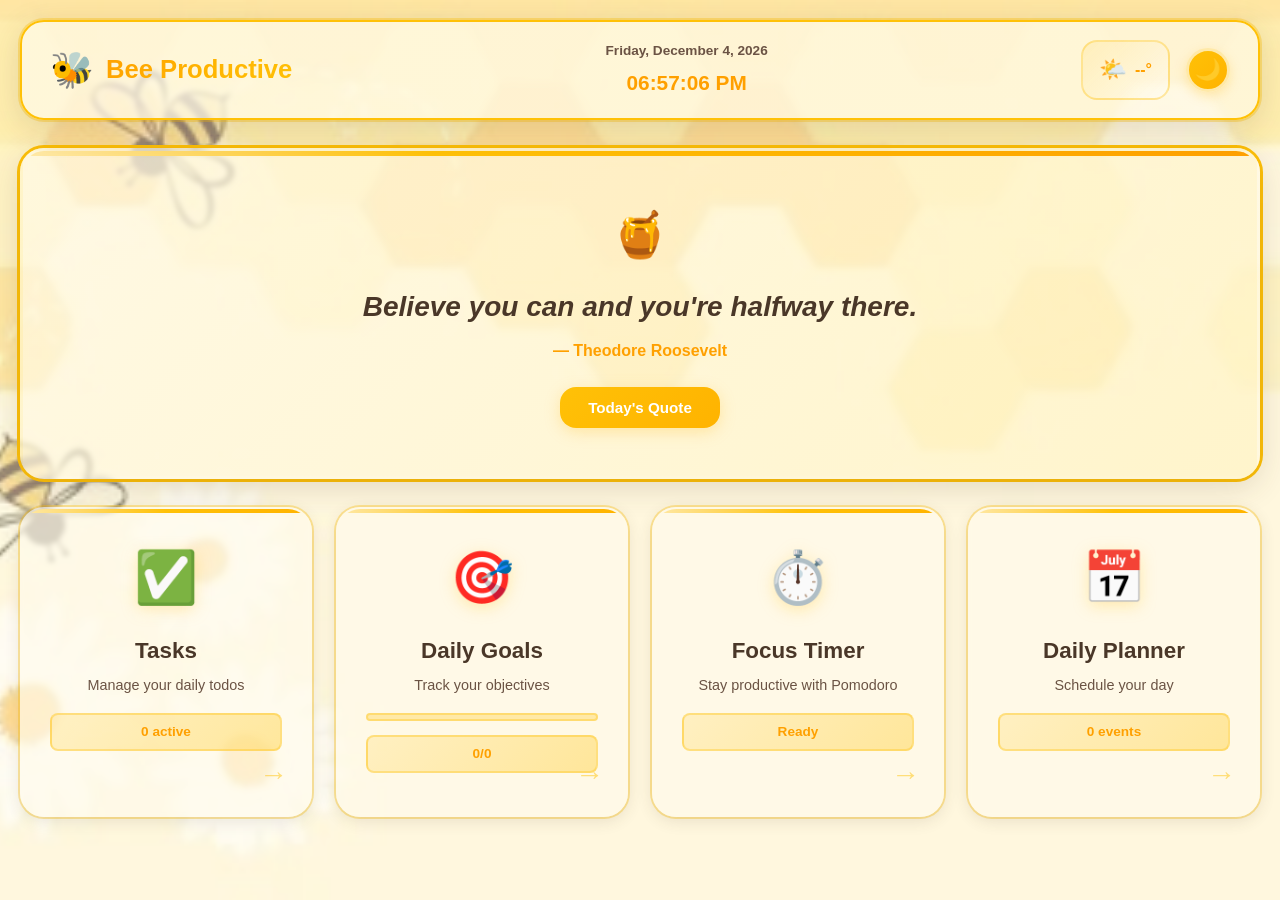
<file: index.html>
<!DOCTYPE html>
<html lang="en" data-theme="light">
<head>
    <meta charset="UTF-8">
    <meta name="viewport" content="width=device-width, initial-scale=1.0">
    <title>🐝 Bee Productive</title>
    <link rel="stylesheet" href="style.css">
</head>
<body>
    <div class="body-background"></div>

    <div class="app-container">
        <header class="main-header">
            <div class="header-left">
                <div class="logo">
                    <span class="logo-icon">🐝</span>
                    <h1>Bee Productive</h1>
                </div>
            </div>
            <div class="header-center">
                <div class="date-time-widget">
                    <span class="date" id="currentDate"></span>
                    <span class="time" id="currentTime"></span>
                </div>
            </div>
            <div class="header-right">
                <div class="weather-widget" id="weatherWidget">
                    <span class="weather-icon">🌤️</span>
                    <span class="weather-temp" id="weatherTemp">--°</span>
                </div>
                <button class="theme-toggle" id="themeToggle">
                    <span class="theme-icon"></span>
                </button>
            </div>
        </header>

        <main class="dashboard-view active" id="dashboardView">
           <section class="hero-section">
                <div class="quote-container">
                    <div class="quote-icon">🍯</div>
                    <blockquote id="quoteText">"Buzz into action! The secret of getting ahead is getting started."</blockquote>
                    <cite id="quoteAuthor">— Mark Twain</cite>
                </div>
                <button class="new-quote-btn" id="newQuoteBtn">
                    <span>Today's Quote</span>
                </button>
            </section>

            <section class="features-grid">
                <div class="feature-card" data-feature="todo">
                    <div class="card-icon">✅</div>
                    <h2>Tasks</h2>
                    <p>Manage your daily todos</p>
                    <div class="card-stats">
                        <span class="stat" id="dashboardTodoCount">0 tasks</span>
                    </div>
                    <div class="card-arrow">→</div>
                </div>

                <div class="feature-card" data-feature="goals">
                    <div class="card-icon">🎯</div>
                    <h2>Daily Goals</h2>
                    <p>Track your objectives</p>
                    <div class="card-stats">
                        <div class="mini-progress">
                            <div class="mini-progress-bar" id="dashboardGoalsProgress"></div>
                        </div>
                        <span class="stat" id="dashboardGoalsCount">0/0</span>
                    </div>
                    <div class="card-arrow">→</div>
                </div>

                <div class="feature-card" data-feature="pomodoro">
                    <div class="card-icon">⏱️</div>
                    <h2>Focus Timer</h2>
                    <p>Stay productive with Pomodoro</p>
                    <div class="card-stats">
                        <span class="stat" id="dashboardTimerStatus">Ready</span>
                    </div>
                    <div class="card-arrow">→</div>
                </div>

                <div class="feature-card" data-feature="planner">
                    <div class="card-icon">📅</div>
                    <h2>Daily Planner</h2>
                    <p>Schedule your day</p>
                    <div class="card-stats">
                        <span class="stat" id="dashboardPlannerCount">0 events</span>
                    </div>
                    <div class="card-arrow">→</div>
                </div>
            </section>
        </main>

        <section class="feature-view" id="todoView">

            <div class="feature-header">
                <button class="back-btn" onclick="showDashboard()">
                    <span>←</span> Back
                </button>
                <h2>✅ Task Manager</h2>
                <div class="feature-spacer"></div>
            </div>
            <div class="feature-content">
                <div class="input-section">
                    <input type="text" id="todoInput" placeholder="What needs to be done?">
                    <button class="btn-add" id="addTodoBtn">+ Add Task</button>
                </div>
                <div class="filters">
                    <button class="filter-btn active" data-filter="all">All Tasks</button>
                    <button class="filter-btn" data-filter="active">Active</button>
                    <button class="filter-btn" data-filter="completed">Completed</button>
                </div>
                <ul class="feature-list" id="todoList"></ul>
            </div>
        </section>

        <section class="feature-view" id="goalsView">

            <div class="feature-header">
                <button class="back-btn" onclick="showDashboard()">
                    <span>←</span> Back
                </button>
                <h2>🎯 Daily Goals</h2>
                <div class="feature-spacer"></div>
            </div>
            <div class="feature-content">
                <div class="progress-section">
                    <div class="progress-ring">
                        <svg width="200" height="200">
                            <circle class="progress-ring-bg" cx="100" cy="100" r="90"></circle>
                            <circle class="progress-ring-fill" id="goalsRingProgress" cx="100" cy="100" r="90"></circle>
                        </svg>
                        <div class="progress-text">
                            <span id="goalsPercentage">0%</span>
                            <span class="progress-label">Completed</span>
                        </div>
                    </div>
                </div>
                <div class="input-section">
                    <input type="text" id="goalInput" placeholder="Add a new goal...">
                    <button class="btn-add" id="addGoalBtn">+ Add Goal</button>
                </div>
                <ul class="feature-list" id="goalsList"></ul>
            </div>
        </section>

        <section class="feature-view" id="pomodoroView">

            <div class="feature-header">
                <button class="back-btn" onclick="showDashboard()">
                    <span>←</span> Back
                </button>
                <h2>⏱️ Focus Timer</h2>
                <div class="feature-spacer"></div>
            </div>
            <div class="feature-content">
                <div class="timer-section">
                    <div class="timer-circle-large">
                        <svg class="timer-svg" viewBox="0 0 100 100">
                            <circle class="timer-bg" cx="50" cy="50" r="45"></circle>
                            <circle class="timer-progress" cx="50" cy="50" r="45" id="timerProgress"></circle>
                        </svg>
                        <div class="timer-display-large">
                            <span id="timerDisplay">25:00</span>
                        </div>
                    </div>
                    <div class="timer-modes">
                        <button class="mode-btn active" data-mode="work" data-time="25">🍯 Focus (25m)</button>
                        <button class="mode-btn" data-mode="short" data-time="5">☕ Break (5m)</button>
                        <button class="mode-btn" data-mode="long" data-time="15">🌻 Long (15m)</button>
                    </div>
                    <div class="timer-controls-large">
                        <button class="btn-control btn-start" id="startTimerBtn">▶ Start</button>
                        <button class="btn-control btn-pause" id="pauseTimerBtn">⏸ Pause</button>
                        <button class="btn-control btn-reset" id="resetTimerBtn">↺ Reset</button>
                    </div>
                </div>
            </div>
        </section>

        <section class="feature-view" id="plannerView">

            <div class="feature-header">
                <button class="back-btn" onclick="showDashboard()">
                    <span>←</span> Back
                </button>
                <h2>📅 Daily Planner</h2>
                <div class="feature-spacer"></div>
            </div>
            <div class="feature-content">
                <div class="input-section">
                    <input type="time" id="plannerTime">
                    <input type="text" id="plannerTask" placeholder="What's planned?">
                    <button class="btn-add" id="addPlannerBtn">+ Add Event</button>
                </div>
                <ul class="feature-list planner-list" id="plannerList"></ul>
            </div>
        </section>
    </div>

    <script src="script.js"></script>
</body>
</html>
</file>
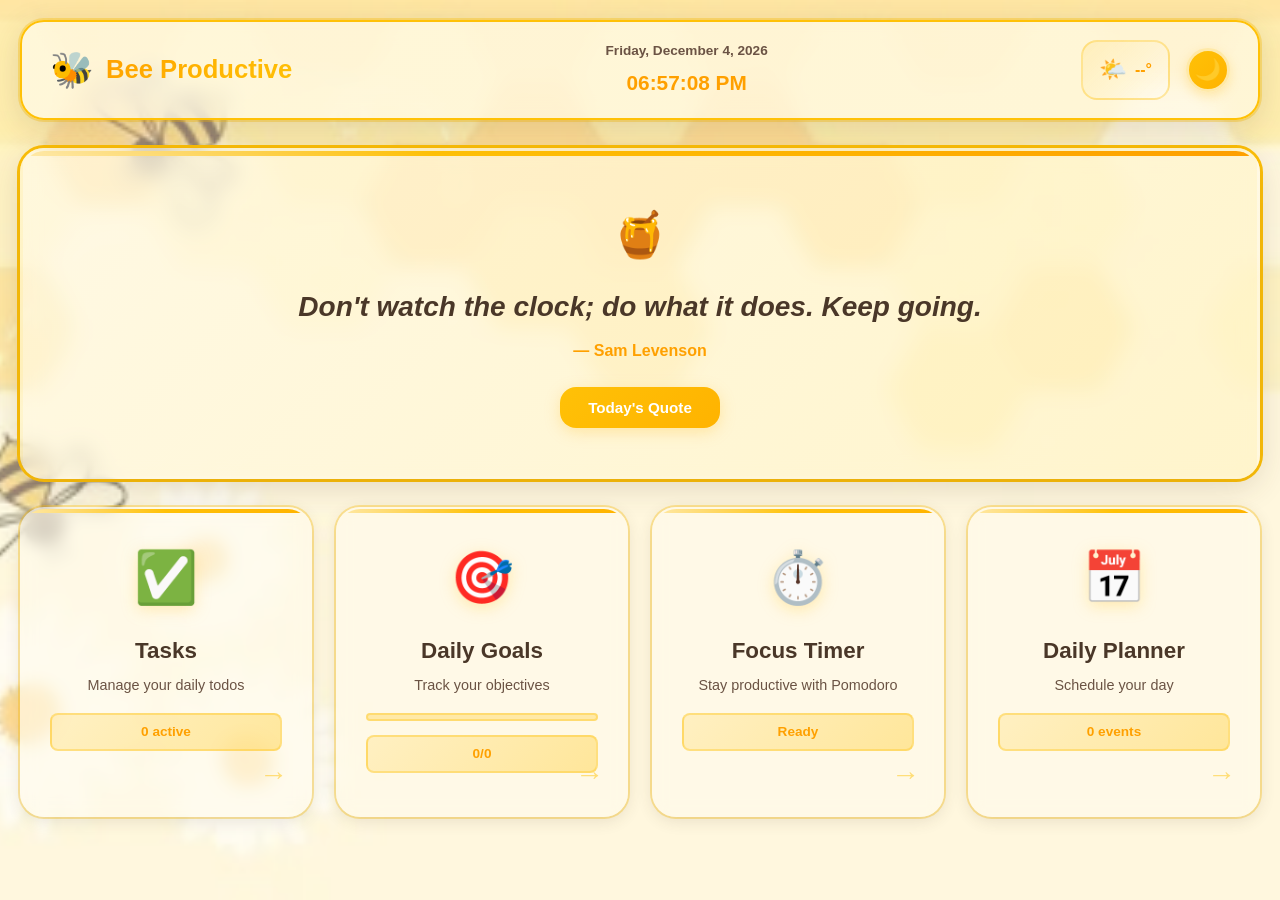
<file: html.html>
<!DOCTYPE html>
<html lang="en" data-theme="light">
<head>
    <meta charset="UTF-8">
    <meta name="viewport" content="width=device-width, initial-scale=1.0">
    <title>🐝 Bee Productive</title>
    <link rel="stylesheet" href="css.css">
</head>
<body>
    <div class="body-background"></div>

    <div class="app-container">
        <header class="main-header">
            <div class="header-left">
                <div class="logo">
                    <span class="logo-icon">🐝</span>
                    <h1>Bee Productive</h1>
                </div>
            </div>
            <div class="header-center">
                <div class="date-time-widget">
                    <span class="date" id="currentDate"></span>
                    <span class="time" id="currentTime"></span>
                </div>
            </div>
            <div class="header-right">
                <div class="weather-widget" id="weatherWidget">
                    <span class="weather-icon">🌤️</span>
                    <span class="weather-temp" id="weatherTemp">--°</span>
                </div>
                <button class="theme-toggle" id="themeToggle">
                    <span class="theme-icon"></span>
                </button>
            </div>
        </header>

        <main class="dashboard-view active" id="dashboardView">
           <section class="hero-section">
                <div class="quote-container">
                    <div class="quote-icon">🍯</div>
                    <blockquote id="quoteText">"Buzz into action! The secret of getting ahead is getting started."</blockquote>
                    <cite id="quoteAuthor">— Mark Twain</cite>
                </div>
                <button class="new-quote-btn" id="newQuoteBtn">
                    <span>Today's Quote</span>
                </button>
            </section>

            <section class="features-grid">
                <div class="feature-card" data-feature="todo">
                    <div class="card-icon">✅</div>
                    <h2>Tasks</h2>
                    <p>Manage your daily todos</p>
                    <div class="card-stats">
                        <span class="stat" id="dashboardTodoCount">0 tasks</span>
                    </div>
                    <div class="card-arrow">→</div>
                </div>

                <div class="feature-card" data-feature="goals">
                    <div class="card-icon">🎯</div>
                    <h2>Daily Goals</h2>
                    <p>Track your objectives</p>
                    <div class="card-stats">
                        <div class="mini-progress">
                            <div class="mini-progress-bar" id="dashboardGoalsProgress"></div>
                        </div>
                        <span class="stat" id="dashboardGoalsCount">0/0</span>
                    </div>
                    <div class="card-arrow">→</div>
                </div>

                <div class="feature-card" data-feature="pomodoro">
                    <div class="card-icon">⏱️</div>
                    <h2>Focus Timer</h2>
                    <p>Stay productive with Pomodoro</p>
                    <div class="card-stats">
                        <span class="stat" id="dashboardTimerStatus">Ready</span>
                    </div>
                    <div class="card-arrow">→</div>
                </div>

                <div class="feature-card" data-feature="planner">
                    <div class="card-icon">📅</div>
                    <h2>Daily Planner</h2>
                    <p>Schedule your day</p>
                    <div class="card-stats">
                        <span class="stat" id="dashboardPlannerCount">0 events</span>
                    </div>
                    <div class="card-arrow">→</div>
                </div>
            </section>
        </main>

        <section class="feature-view" id="todoView">

            <div class="feature-header">
                <button class="back-btn" onclick="showDashboard()">
                    <span>←</span> Back
                </button>
                <h2>✅ Task Manager</h2>
                <div class="feature-spacer"></div>
            </div>
            <div class="feature-content">
                <div class="input-section">
                    <input type="text" id="todoInput" placeholder="What needs to be done?">
                    <button class="btn-add" id="addTodoBtn">+ Add Task</button>
                </div>
                <div class="filters">
                    <button class="filter-btn active" data-filter="all">All Tasks</button>
                    <button class="filter-btn" data-filter="active">Active</button>
                    <button class="filter-btn" data-filter="completed">Completed</button>
                </div>
                <ul class="feature-list" id="todoList"></ul>
            </div>
        </section>

        <section class="feature-view" id="goalsView">

            <div class="feature-header">
                <button class="back-btn" onclick="showDashboard()">
                    <span>←</span> Back
                </button>
                <h2>🎯 Daily Goals</h2>
                <div class="feature-spacer"></div>
            </div>
            <div class="feature-content">
                <div class="progress-section">
                    <div class="progress-ring">
                        <svg width="200" height="200">
                            <circle class="progress-ring-bg" cx="100" cy="100" r="90"></circle>
                            <circle class="progress-ring-fill" id="goalsRingProgress" cx="100" cy="100" r="90"></circle>
                        </svg>
                        <div class="progress-text">
                            <span id="goalsPercentage">0%</span>
                            <span class="progress-label">Completed</span>
                        </div>
                    </div>
                </div>
                <div class="input-section">
                    <input type="text" id="goalInput" placeholder="Add a new goal...">
                    <button class="btn-add" id="addGoalBtn">+ Add Goal</button>
                </div>
                <ul class="feature-list" id="goalsList"></ul>
            </div>
        </section>

        <section class="feature-view" id="pomodoroView">

            <div class="feature-header">
                <button class="back-btn" onclick="showDashboard()">
                    <span>←</span> Back
                </button>
                <h2>⏱️ Focus Timer</h2>
                <div class="feature-spacer"></div>
            </div>
            <div class="feature-content">
                <div class="timer-section">
                    <div class="timer-circle-large">
                        <svg class="timer-svg" viewBox="0 0 100 100">
                            <circle class="timer-bg" cx="50" cy="50" r="45"></circle>
                            <circle class="timer-progress" cx="50" cy="50" r="45" id="timerProgress"></circle>
                        </svg>
                        <div class="timer-display-large">
                            <span id="timerDisplay">25:00</span>
                        </div>
                    </div>
                    <div class="timer-modes">
                        <button class="mode-btn active" data-mode="work" data-time="25">🍯 Focus (25m)</button>
                        <button class="mode-btn" data-mode="short" data-time="5">☕ Break (5m)</button>
                        <button class="mode-btn" data-mode="long" data-time="15">🌻 Long (15m)</button>
                    </div>
                    <div class="timer-controls-large">
                        <button class="btn-control btn-start" id="startTimerBtn">▶ Start</button>
                        <button class="btn-control btn-pause" id="pauseTimerBtn">⏸ Pause</button>
                        <button class="btn-control btn-reset" id="resetTimerBtn">↺ Reset</button>
                    </div>
                </div>
            </div>
        </section>

        <section class="feature-view" id="plannerView">

            <div class="feature-header">
                <button class="back-btn" onclick="showDashboard()">
                    <span>←</span> Back
                </button>
                <h2>📅 Daily Planner</h2>
                <div class="feature-spacer"></div>
            </div>
            <div class="feature-content">
                <div class="input-section">
                    <input type="time" id="plannerTime">
                    <input type="text" id="plannerTask" placeholder="What's planned?">
                    <button class="btn-add" id="addPlannerBtn">+ Add Event</button>
                </div>
                <ul class="feature-list planner-list" id="plannerList"></ul>
            </div>
        </section>
    </div>

    <script src="js.js"></script>
</body>
</html>
</file>
<file: style.css>
:root {
    --bg-primary: #FFF9E6;
    --bg-secondary: #FFF3C4;
    --bg-card: rgba(255, 251, 235, 0.65); 
    --text-primary: #4A3728;
    --text-secondary: #6B5344;
    --text-muted: #9C8B7A;
    
    --honey-light: #FFE9A8;
    --honey-main: #FFD966;
    --honey-gold: #FFC107;
    --honey-amber: #FFB300;
    --honey-dark: #FFA000;
    
    --accent: #FFB300;
    --accent-light: #FFC107;
    --accent-dark: #FFA000;
    --accent-glow: rgba(255, 179, 0, 0.25);
    
    --success: #7CB342;
    --success-light: #9CCC65;
    --danger: #E57373;
    --warning: #FFB74D;
    
    --border: rgba(255, 193, 7, 0.35);
    --shadow-sm: 0 2px 8px rgba(74, 55, 40, 0.08);
    --shadow-md: 0 4px 16px rgba(74, 55, 40, 0.12);
    --shadow-lg: 0 8px 32px rgba(74, 55, 40, 0.16);
    
    --radius-md: 16px;
    --radius-lg: 24px;
    --transition: all 0.3s cubic-bezier(0.4, 0, 0.2, 1);
}

[data-theme="dark"] {
    --bg-primary: #2C241B;
    --bg-secondary: #3E3226;
    --bg-card: rgba(44, 36, 27, 0.65); 
    --text-primary: #FFF8E1;
    --text-secondary: #FFE0B2;
    --text-muted: #BCAAA4;
    
    --honey-light: #5D4E37;
    --honey-main: #FF8F00;
    --honey-gold: #FF6F00;
    --honey-amber: #E65100;
    
    --accent: #FFB300;
    --accent-light: #FFC107;
    --accent-dark: #FF6F00;
    --accent-glow: rgba(255, 179, 0, 0.35);
    
    --success: #66BB6A;
    --success-light: #81C784;
    --danger: #EF5350;
    --warning: #FFA726;
    
    --border: rgba(255, 179, 0, 0.3);
    --shadow-sm: 0 2px 8px rgba(0, 0, 0, 0.3);
    --shadow-md: 0 4px 16px rgba(0, 0, 0, 0.4);
    --shadow-lg: 0 8px 32px rgba(0, 0, 0, 0.5);
}

* {
    margin: 0;
    padding: 0;
    box-sizing: border-box;
}

body {
    font-family: 'Segoe UI', -apple-system, BlinkMacSystemFont, sans-serif;
    background-color: var(--bg-primary);
    color: var(--text-primary);
    min-height: 100vh;
    transition: var(--transition);
    overflow-x: hidden;
    line-height: 1.6;
    position: relative;
}

.body-background {
    position: fixed;
    top: 0;
    left: 0;
    width: 100%;
    height: 100%;
    z-index: -1;
    background-image: url('jugnu.jpg');
    background-size: cover;
    background-position: center;
    background-repeat: no-repeat;
    opacity: 0.5; 
    transition: var(--transition);
}

[data-theme="dark"] .body-background {
    opacity: 0.4;
}

.app-container {
    max-width: 1400px;
    margin: 0 auto;
    padding: 20px;
    position: relative;
    z-index: 1;
}

.main-header {
    display: flex;
    justify-content: space-between;
    align-items: center;
    padding: 18px 28px;
    background: linear-gradient(135deg, rgba(255, 251, 235, 0.7) 0%, rgba(255, 249, 230, 0.7) 100%);
    backdrop-filter: blur(2px); 
    -webkit-backdrop-filter: blur(2px);
    border-radius: var(--radius-lg);
    box-shadow: var(--shadow-lg), 0 0 0 2px var(--border);
    margin-bottom: 28px;
    border: 2px solid var(--honey-gold);
    position: sticky;
    top: 20px;
    z-index: 100;
}

[data-theme="dark"] .main-header {
    background: linear-gradient(135deg, rgba(44, 36, 27, 0.7) 0%, rgba(62, 50, 38, 0.7) 100%);
}

.header-left .logo {
    display: flex;
    align-items: center;
    gap: 12px;
}

.logo-icon {
    font-size: 2.2rem;
}

.logo h1 {
    font-size: 1.6rem;
    font-weight: 800;
    background: linear-gradient(135deg, var(--honey-dark), var(--honey-amber), var(--honey-gold));
    -webkit-background-clip: text;
    -webkit-text-fill-color: transparent;
    background-clip: text;
}

.header-center {
    text-align: center;
}

.header-center .date-time-widget {
    display: flex;
    flex-direction: column;
    align-items: center;
    gap: 4px;
}

.date-time-widget .date {
    font-size: 0.85rem;
    color: var(--text-secondary);
    font-weight: 600;
}

.date-time-widget .time {
    font-size: 1.3rem;
    font-weight: 700;
    color: var(--honey-dark);
    font-variant-numeric: tabular-nums;
}

[data-theme="dark"] .date-time-widget .time {
    color: var(--honey-main);
}

.header-right {
    display: flex;
    align-items: center;
    gap: 16px;
}

.weather-widget {
    display: flex;
    align-items: center;
    gap: 8px;
    padding: 10px 16px;
    background: linear-gradient(135deg, rgba(255, 233, 168, 0.6), rgba(255, 255, 255, 0.4));
    border-radius: var(--radius-md);
    border: 2px solid var(--border);
}

[data-theme="dark"] .weather-widget {
    background: linear-gradient(135deg, rgba(93, 78, 55, 0.6), rgba(255, 143, 0, 0.2));
}

.weather-icon {
    font-size: 1.4rem;
}

.weather-temp {
    font-size: 1rem;
    font-weight: 700;
    color: var(--honey-dark);
}

[data-theme="dark"] .weather-temp {
    color: var(--honey-main);
}

.theme-toggle {
    width: 44px;
    height: 44px;
    border-radius: 50%;
    background: linear-gradient(135deg, var(--honey-gold), var(--honey-amber));
    border: 3px solid var(--honey-light);
    cursor: pointer;
    display: flex;
    align-items: center;
    justify-content: center;
    transition: var(--transition);
    box-shadow: 0 4px 12px var(--accent-glow);
}

.theme-toggle:hover {
    transform: rotate(180deg) scale(1.1);
}

.theme-icon {
    font-size: 1.4rem;
}

.dashboard-view,
.feature-view {
    display: none;
    animation: fadeIn 0.4s ease;
}

.dashboard-view.active,
.feature-view.active {
    display: block;
}

@keyframes fadeIn {
    from { opacity: 0; transform: translateY(20px); }
    to { opacity: 1; transform: translateY(0); }
}

.hero-section {
    background: linear-gradient(135deg, 
        rgba(255, 249, 230, 0.7) 0%, 
        rgba(255, 243, 196, 0.7) 100%);
    backdrop-filter: blur(2px);
    -webkit-backdrop-filter: blur(2px);
    border-radius: var(--radius-lg);
    padding: 48px 40px;
    margin-bottom: 28px;
    box-shadow: var(--shadow-lg), 0 0 0 3px var(--honey-gold);
    border: 3px solid transparent;
    text-align: center;
    position: relative;
    overflow: hidden;
}

[data-theme="dark"] .hero-section {
    background: linear-gradient(135deg, 
        rgba(44, 36, 27, 0.7) 0%, 
        rgba(62, 50, 38, 0.7) 100%);
}

.hero-section::before {
    content: '';
    position: absolute;
    top: 0;
    left: 0;
    right: 0;
    height: 5px;
    background: linear-gradient(90deg, var(--honey-light), var(--honey-gold), var(--honey-amber), var(--honey-dark));
}

.quote-container {
    max-width: 800px;
    margin: 0 auto;
}

.quote-icon {
    font-size: 2.8rem;
    margin-bottom: 16px;
}

.hero-section blockquote {
    font-size: 1.75rem;
    font-weight: 700;
    line-height: 1.4;
    color: var(--text-primary);
    margin-bottom: 12px;
    font-style: italic;
}

.hero-section cite {
    font-size: 1rem;
    color: var(--honey-dark);
    font-style: normal;
    font-weight: 600;
}

[data-theme="dark"] .hero-section cite {
    color: var(--honey-main);
}

.new-quote-btn {
    margin-top: 24px;
    padding: 12px 28px;
    background: linear-gradient(135deg, var(--honey-gold), var(--honey-amber));
    color: white;
    border: none;
    border-radius: var(--radius-md);
    font-size: 0.95rem;
    font-weight: 700;
    cursor: pointer;
    transition: var(--transition);
    box-shadow: 0 4px 16px var(--accent-glow);
}

.new-quote-btn:hover {
    transform: translateY(-2px);
    box-shadow: 0 6px 20px var(--accent-glow);
}

.features-grid {
    display: grid;
    grid-template-columns: repeat(auto-fit, minmax(280px, 1fr));
    gap: 24px;
    margin-bottom: 32px;
}

.feature-card {
    background: var(--bg-card); 
    backdrop-filter: blur(2px);
    -webkit-backdrop-filter: blur(2px);
    border-radius: var(--radius-lg);
    padding: 28px;
    box-shadow: var(--shadow-md), 0 0 0 2px var(--border);
    border: 2px solid transparent;
    cursor: pointer;
    transition: var(--transition);
    position: relative;
    overflow: hidden;
    text-align: center;
}

.feature-card:hover {
    background: rgba(255, 251, 235, 0.8); 
    transform: translateY(-6px) scale(1.01);
    box-shadow: var(--shadow-lg), 0 0 0 3px var(--accent-glow);
    border-color: var(--honey-gold);
}

[data-theme="dark"] .feature-card:hover {
    background: rgba(44, 36, 27, 0.8);
}

.feature-card::before {
    content: '';
    position: absolute;
    top: 0;
    left: 0;
    right: 0;
    height: 4px;
    background: linear-gradient(90deg, var(--honey-light), var(--honey-gold), var(--honey-amber));
}

.card-icon {
    font-size: 3.2rem;
    margin-bottom: 14px;
    filter: drop-shadow(0 4px 8px var(--accent-glow));
}

.feature-card h2 {
    font-size: 1.4rem;
    font-weight: 700;
    color: var(--text-primary);
    margin-bottom: 6px;
}

.feature-card p {
    color: var(--text-secondary);
    font-size: 0.9rem;
    margin-bottom: 18px;
    line-height: 1.4;
}

.card-stats {
    display: flex;
    flex-direction: column;
    align-items: center;
    gap: 8px;
    margin-bottom: 14px;
}

.stat {
    font-size: 0.85rem;
    font-weight: 600;
    color: var(--honey-dark);
    background: linear-gradient(135deg, rgba(255, 233, 168, 0.6), rgba(255, 217, 102, 0.6));
    padding: 6px 14px;
    border-radius: 8px;
    border: 2px solid var(--border);
    width: 100%;
    text-align: center;
}

[data-theme="dark"] .stat {
    background: linear-gradient(135deg, rgba(255, 143, 0, 0.3), rgba(230, 81, 0, 0.3));
    color: var(--honey-main);
}

.mini-progress {
    width: 100%;
    height: 8px;
    background: var(--honey-light);
    border-radius: 10px;
    overflow: hidden;
    border: 2px solid var(--border);
    margin-bottom: 6px;
}

.mini-progress-bar {
    height: 100%;
    background: linear-gradient(90deg, var(--success), var(--honey-gold));
    transition: width 0.5s ease;
    width: 0%;
}

.card-arrow {
    position: absolute;
    bottom: 18px;
    right: 22px;
    font-size: 1.8rem;
    color: var(--honey-gold);
    opacity: 0.5;
    transition: var(--transition);
}

.feature-card:hover .card-arrow {
    opacity: 1;
    transform: translateX(6px);
}

.feature-view {
    background: var(--bg-card);
    backdrop-filter: blur(2px);
    -webkit-backdrop-filter: blur(2px);
    border-radius: var(--radius-lg);
    box-shadow: var(--shadow-lg), 0 0 0 2px var(--border);
    border: 2px solid var(--honey-gold);
    min-height: calc(100vh - 200px);
}

.feature-header {
    display: flex;
    align-items: center;
    gap: 20px;
    padding: 22px 28px;
    border-bottom: 3px dashed var(--border);
    background: linear-gradient(135deg, rgba(255, 233, 168, 0.5), rgba(255, 217, 102, 0.5));
    border-radius: var(--radius-lg) var(--radius-lg) 0 0;
}

[data-theme="dark"] .feature-header {
    background: linear-gradient(135deg, rgba(255, 143, 0, 0.25), rgba(230, 81, 0, 0.25));
}

.back-btn {
    padding: 10px 18px;
    background: linear-gradient(135deg, var(--honey-gold), var(--honey-amber));
    color: white;
    border: none;
    border-radius: var(--radius-md);
    font-size: 0.95rem;
    font-weight: 700;
    cursor: pointer;
    transition: var(--transition);
    display: flex;
    align-items: center;
    gap: 6px;
    box-shadow: 0 4px 12px var(--accent-glow);
}

.back-btn:hover {
    transform: translateY(-2px);
    box-shadow: 0 6px 16px var(--accent-glow);
}

.feature-header h2 {
    font-size: 1.6rem;
    font-weight: 700;
    color: var(--text-primary);
    flex: 1;
    text-align: center;
}

.feature-spacer {
    width: 100px;
}

.feature-content {
    padding: 28px;
}

.input-section {
    display: flex;
    gap: 12px;
    margin-bottom: 22px;
}

.input-section input {
    flex: 1;
    padding: 14px 18px;
    border: 3px solid var(--border);
    border-radius: var(--radius-md);
    background: var(--bg-secondary);
    color: var(--text-primary);
    font-size: 1rem;
    font-weight: 500;
    transition: var(--transition);
}

.input-section input:focus {
    outline: none;
    border-color: var(--honey-gold);
    box-shadow: 0 0 0 4px var(--accent-glow);
}

.btn-add {
    padding: 14px 24px;
    background: linear-gradient(135deg, var(--honey-gold), var(--honey-amber));
    color: white;
    border: none;
    border-radius: var(--radius-md);
    font-size: 0.95rem;
    font-weight: 700;
    cursor: pointer;
    transition: var(--transition);
    box-shadow: 0 4px 12px var(--accent-glow);
}

.btn-add:hover {
    transform: translateY(-2px);
    box-shadow: 0 6px 16px var(--accent-glow);
}

.filters {
    display: flex;
    gap: 10px;
    margin-bottom: 22px;
}

.filter-btn {
    flex: 1;
    padding: 12px;
    border: 3px solid var(--border);
    border-radius: var(--radius-md);
    background: linear-gradient(135deg, rgba(255, 233, 168, 0.5), rgba(255, 255, 255, 0.3));
    color: var(--text-secondary);
    font-size: 0.95rem;
    font-weight: 700;
    cursor: pointer;
    transition: var(--transition);
    text-align: center;
}

[data-theme="dark"] .filter-btn {
    background: linear-gradient(135deg, rgba(93, 78, 55, 0.5), rgba(255, 143, 0, 0.25));
}

.filter-btn:hover {
    border-color: var(--honey-gold);
    color: var(--honey-dark);
}

.filter-btn.active {
    background: linear-gradient(135deg, var(--honey-gold), var(--honey-amber));
    color: white;
    border-color: var(--honey-gold);
}

.feature-list {
    list-style: none;
    max-height: 500px;
    overflow-y: auto;
}

.feature-list li {
    display: flex;
    align-items: center;
    gap: 12px;
    padding: 16px;
    background: linear-gradient(135deg, rgba(255, 233, 168, 0.4), rgba(255, 217, 102, 0.4));
    border-radius: var(--radius-md);
    margin-bottom: 10px;
    border: 2px solid var(--border);
    transition: var(--transition);
    text-align: left;
}

[data-theme="dark"] .feature-list li {
    background: linear-gradient(135deg, rgba(255, 143, 0, 0.2), rgba(230, 81, 0, 0.2));
}

.feature-list li:hover {
    background: linear-gradient(135deg, rgba(255, 233, 168, 0.6), rgba(255, 217, 102, 0.6));
    transform: translateX(5px);
    border-color: var(--honey-gold);
    box-shadow: 0 4px 12px var(--accent-glow);
}

.feature-list li.completed {
    opacity: 0.6;
}

.feature-list li input[type="checkbox"] {
    width: 22px;
    height: 22px;
    cursor: pointer;
    accent-color: var(--honey-gold);
    flex-shrink: 0;
}

.feature-list li span {
    flex: 1;
    font-size: 1rem;
    color: var(--text-primary);
    font-weight: 500;
}

.feature-list li.completed span {
    text-decoration: line-through;
    color: var(--text-muted);
}

.feature-list li button {
    background: transparent;
    border: none;
    color: var(--danger);
    cursor: pointer;
    font-size: 1.5rem;
    padding: 4px 8px;
    border-radius: 8px;
    transition: var(--transition);
    opacity: 0.6;
    flex-shrink: 0;
}

.feature-list li button:hover {
    opacity: 1;
    background: rgba(239, 83, 80, 0.1);
    transform: scale(1.2);
}

.progress-section {
    display: flex;
    justify-content: center;
    margin-bottom: 28px;
}

.progress-ring {
    position: relative;
    width: 200px;
    height: 200px;
}

.progress-ring svg {
    width: 100%;
    height: 100%;
    transform: rotate(-90deg);
}

.progress-ring-bg {
    fill: none;
    stroke: var(--honey-light);
    stroke-width: 12;
}

.progress-ring-fill {
    fill: none;
    stroke: var(--honey-gold);
    stroke-width: 12;
    stroke-linecap: round;
    stroke-dasharray: 565;
    stroke-dashoffset: 565;
    transition: stroke-dashoffset 0.8s ease;
    filter: drop-shadow(0 0 12px var(--accent-glow));
}

.progress-text {
    position: absolute;
    top: 50%;
    left: 50%;
    transform: translate(-50%, -50%);
    text-align: center;
}

.progress-text #goalsPercentage {
    display: block;
    font-size: 2.8rem;
    font-weight: 800;
    background: linear-gradient(135deg, var(--honey-amber), var(--honey-dark));
    -webkit-background-clip: text;
    -webkit-text-fill-color: transparent;
    background-clip: text;
}

[data-theme="dark"] .progress-text #goalsPercentage {
    background: linear-gradient(135deg, var(--honey-main), var(--honey-gold));
    -webkit-background-clip: text;
}

.progress-label {
    font-size: 0.9rem;
    color: var(--text-secondary);
    font-weight: 600;
}

.timer-section {
    display: flex;
    flex-direction: column;
    align-items: center;
    gap: 28px;
}

.timer-circle-large {
    position: relative;
    width: 300px;
    height: 300px;
}

.timer-svg {
    width: 100%;
    height: 100%;
    transform: rotate(-90deg);
}

.timer-bg {
    fill: none;
    stroke: var(--honey-light);
    stroke-width: 12;
}

.timer-progress {
    fill: none;
    stroke: var(--honey-gold);
    stroke-width: 12;
    stroke-linecap: round;
    stroke-dasharray: 283;
    stroke-dashoffset: 0;
    transition: stroke-dashoffset 1s linear;
    filter: drop-shadow(0 0 12px var(--accent-glow));
}

.timer-display-large {
    position: absolute;
    top: 50%;
    left: 50%;
    transform: translate(-50%, -50%);
    text-align: center;
}

.timer-display-large span {
    font-size: 4rem;
    font-weight: 800;
    background: linear-gradient(135deg, var(--honey-amber), var(--honey-dark));
    -webkit-background-clip: text;
    -webkit-text-fill-color: transparent;
    background-clip: text;
    font-variant-numeric: tabular-nums;
}

[data-theme="dark"] .timer-display-large span {
    background: linear-gradient(135deg, var(--honey-main), var(--honey-gold));
    -webkit-background-clip: text;
}

.timer-modes {
    display: flex;
    gap: 10px;
    width: 100%;
    max-width: 600px;
}

.mode-btn {
    flex: 1;
    padding: 14px;
    border: 3px solid var(--border);
    border-radius: var(--radius-md);
    background: linear-gradient(135deg, rgba(255, 233, 168, 0.5), rgba(255, 255, 255, 0.3));
    color: var(--text-secondary);
    font-size: 0.95rem;
    font-weight: 700;
    cursor: pointer;
    transition: var(--transition);
    text-align: center;
}

[data-theme="dark"] .mode-btn {
    background: linear-gradient(135deg, rgba(93, 78, 55, 0.5), rgba(255, 143, 0, 0.25));
}

.mode-btn:hover {
    border-color: var(--honey-gold);
    color: var(--honey-dark);
}

.mode-btn.active {
    background: linear-gradient(135deg, var(--honey-gold), var(--honey-amber));
    color: white;
    border-color: var(--honey-gold);
    box-shadow: 0 4px 16px var(--accent-glow);
}

.timer-controls-large {
    display: flex;
    gap: 10px;
    width: 100%;
    max-width: 600px;
}

.timer-controls-large .btn-control {
    flex: 1;
    padding: 16px;
    border: none;
    border-radius: var(--radius-md);
    font-size: 1rem;
    font-weight: 700;
    cursor: pointer;
    transition: var(--transition);
    box-shadow: 0 4px 12px rgba(0, 0, 0, 0.15);
    text-align: center;
}

.timer-controls-large .btn-start {
    background: linear-gradient(135deg, var(--success), var(--success-light));
    color: white;
}

.timer-controls-large .btn-pause {
    background: linear-gradient(135deg, var(--warning), var(--honey-amber));
    color: white;
}

.timer-controls-large .btn-reset {
    background: linear-gradient(135deg, var(--danger), #E53935);
    color: white;
}

.timer-controls-large .btn-control:hover {
    transform: translateY(-2px);
}

.planner-list li {
    border-left: 5px solid var(--honey-gold);
}

.planner-time {
    font-weight: 700;
    background: linear-gradient(135deg, var(--honey-amber), var(--honey-dark));
    -webkit-background-clip: text;
    -webkit-text-fill-color: transparent;
    font-size: 1rem;
    min-width: 90px;
}

[data-theme="dark"] .planner-time {
    background: linear-gradient(135deg, var(--honey-main), var(--honey-gold));
    -webkit-background-clip: text;
}

.planner-task {
    flex: 1;
    font-size: 1rem;
    color: var(--text-primary);
    font-weight: 600;
}

::-webkit-scrollbar {
    width: 10px;
}

::-webkit-scrollbar-track {
    background: var(--honey-light);
    border-radius: 10px;
}

::-webkit-scrollbar-thumb {
    background: linear-gradient(180deg, var(--honey-gold), var(--honey-amber));
    border-radius: 10px;
}

@media (max-width: 768px) {
    .main-header {
        flex-direction: column;
        gap: 14px;
        padding: 14px;
        position: relative;
        top: 0;
    }

    .hero-section {
        padding: 36px 24px;
    }

    .hero-section blockquote {
        font-size: 1.3rem;
    }

    .features-grid {
        grid-template-columns: 1fr;
    }

    .feature-card {
        padding: 24px;
    }

    .input-section {
        flex-direction: column;
    }

    .timer-modes,
    .timer-controls-large {
        flex-direction: column;
    }

    .timer-circle-large {
        width: 250px;
        height: 250px;
    }

    .timer-display-large span {
        font-size: 3.2rem;
    }

    .feature-header {
        flex-wrap: wrap;
    }

    .feature-spacer {
        display: none;
    }

    .feature-header h2 {
        text-align: left;
        width: 100%;
    }
}
</file>
<file: css.css>
:root {
    --bg-primary: #FFF9E6;
    --bg-secondary: #FFF3C4;
    --bg-card: rgba(255, 251, 235, 0.65); 
    --text-primary: #4A3728;
    --text-secondary: #6B5344;
    --text-muted: #9C8B7A;
    
    --honey-light: #FFE9A8;
    --honey-main: #FFD966;
    --honey-gold: #FFC107;
    --honey-amber: #FFB300;
    --honey-dark: #FFA000;
    
    --accent: #FFB300;
    --accent-light: #FFC107;
    --accent-dark: #FFA000;
    --accent-glow: rgba(255, 179, 0, 0.25);
    
    --success: #7CB342;
    --success-light: #9CCC65;
    --danger: #E57373;
    --warning: #FFB74D;
    
    --border: rgba(255, 193, 7, 0.35);
    --shadow-sm: 0 2px 8px rgba(74, 55, 40, 0.08);
    --shadow-md: 0 4px 16px rgba(74, 55, 40, 0.12);
    --shadow-lg: 0 8px 32px rgba(74, 55, 40, 0.16);
    
    --radius-md: 16px;
    --radius-lg: 24px;
    --transition: all 0.3s cubic-bezier(0.4, 0, 0.2, 1);
}

[data-theme="dark"] {
    --bg-primary: #2C241B;
    --bg-secondary: #3E3226;
    --bg-card: rgba(44, 36, 27, 0.65); 
    --text-primary: #FFF8E1;
    --text-secondary: #FFE0B2;
    --text-muted: #BCAAA4;
    
    --honey-light: #5D4E37;
    --honey-main: #FF8F00;
    --honey-gold: #FF6F00;
    --honey-amber: #E65100;
    
    --accent: #FFB300;
    --accent-light: #FFC107;
    --accent-dark: #FF6F00;
    --accent-glow: rgba(255, 179, 0, 0.35);
    
    --success: #66BB6A;
    --success-light: #81C784;
    --danger: #EF5350;
    --warning: #FFA726;
    
    --border: rgba(255, 179, 0, 0.3);
    --shadow-sm: 0 2px 8px rgba(0, 0, 0, 0.3);
    --shadow-md: 0 4px 16px rgba(0, 0, 0, 0.4);
    --shadow-lg: 0 8px 32px rgba(0, 0, 0, 0.5);
}

* {
    margin: 0;
    padding: 0;
    box-sizing: border-box;
}

body {
    font-family: 'Segoe UI', -apple-system, BlinkMacSystemFont, sans-serif;
    background-color: var(--bg-primary);
    color: var(--text-primary);
    min-height: 100vh;
    transition: var(--transition);
    overflow-x: hidden;
    line-height: 1.6;
    position: relative;
}

.body-background {
    position: fixed;
    top: 0;
    left: 0;
    width: 100%;
    height: 100%;
    z-index: -1;
    background-image: url('jugnu.jpg');
    background-size: cover;
    background-position: center;
    background-repeat: no-repeat;
    opacity: 0.5; 
    transition: var(--transition);
}

[data-theme="dark"] .body-background {
    opacity: 0.4;
}

.app-container {
    max-width: 1400px;
    margin: 0 auto;
    padding: 20px;
    position: relative;
    z-index: 1;
}

.main-header {
    display: flex;
    justify-content: space-between;
    align-items: center;
    padding: 18px 28px;
    background: linear-gradient(135deg, rgba(255, 251, 235, 0.7) 0%, rgba(255, 249, 230, 0.7) 100%);
    backdrop-filter: blur(10px); 
    -webkit-backdrop-filter: blur(10px);
    border-radius: var(--radius-lg);
    box-shadow: var(--shadow-lg), 0 0 0 2px var(--border);
    margin-bottom: 28px;
    border: 2px solid var(--honey-gold);
    position: sticky;
    top: 20px;
    z-index: 100;
}

[data-theme="dark"] .main-header {
    background: linear-gradient(135deg, rgba(44, 36, 27, 0.7) 0%, rgba(62, 50, 38, 0.7) 100%);
}

.header-left .logo {
    display: flex;
    align-items: center;
    gap: 12px;
}

.logo-icon {
    font-size: 2.2rem;
}

.logo h1 {
    font-size: 1.6rem;
    font-weight: 800;
    background: linear-gradient(135deg, var(--honey-dark), var(--honey-amber), var(--honey-gold));
    -webkit-background-clip: text;
    -webkit-text-fill-color: transparent;
    background-clip: text;
}

.header-center {
    text-align: center;
}

.header-center .date-time-widget {
    display: flex;
    flex-direction: column;
    align-items: center;
    gap: 4px;
}

.date-time-widget .date {
    font-size: 0.85rem;
    color: var(--text-secondary);
    font-weight: 600;
}

.date-time-widget .time {
    font-size: 1.3rem;
    font-weight: 700;
    color: var(--honey-dark);
    font-variant-numeric: tabular-nums;
}

[data-theme="dark"] .date-time-widget .time {
    color: var(--honey-main);
}

.header-right {
    display: flex;
    align-items: center;
    gap: 16px;
}

.weather-widget {
    display: flex;
    align-items: center;
    gap: 8px;
    padding: 10px 16px;
    background: linear-gradient(135deg, rgba(255, 233, 168, 0.6), rgba(255, 255, 255, 0.4));
    border-radius: var(--radius-md);
    border: 2px solid var(--border);
}

[data-theme="dark"] .weather-widget {
    background: linear-gradient(135deg, rgba(93, 78, 55, 0.6), rgba(255, 143, 0, 0.2));
}

.weather-icon {
    font-size: 1.4rem;
}

.weather-temp {
    font-size: 1rem;
    font-weight: 700;
    color: var(--honey-dark);
}

[data-theme="dark"] .weather-temp {
    color: var(--honey-main);
}

.theme-toggle {
    width: 44px;
    height: 44px;
    border-radius: 50%;
    background: linear-gradient(135deg, var(--honey-gold), var(--honey-amber));
    border: 3px solid var(--honey-light);
    cursor: pointer;
    display: flex;
    align-items: center;
    justify-content: center;
    transition: var(--transition);
    box-shadow: 0 4px 12px var(--accent-glow);
}

.theme-toggle:hover {
    transform: rotate(180deg) scale(1.1);
}

.theme-icon {
    font-size: 1.4rem;
}

.dashboard-view,
.feature-view {
    display: none;
    animation: fadeIn 0.4s ease;
}

.dashboard-view.active,
.feature-view.active {
    display: block;
}

@keyframes fadeIn {
    from { opacity: 0; transform: translateY(20px); }
    to { opacity: 1; transform: translateY(0); }
}

.hero-section {
    background: linear-gradient(135deg, 
        rgba(255, 249, 230, 0.7) 0%, 
        rgba(255, 243, 196, 0.7) 100%);
    backdrop-filter: blur(10px);
    -webkit-backdrop-filter: blur(10px);
    border-radius: var(--radius-lg);
    padding: 48px 40px;
    margin-bottom: 28px;
    box-shadow: var(--shadow-lg), 0 0 0 3px var(--honey-gold);
    border: 3px solid transparent;
    text-align: center;
    position: relative;
    overflow: hidden;
}

[data-theme="dark"] .hero-section {
    background: linear-gradient(135deg, 
        rgba(44, 36, 27, 0.7) 0%, 
        rgba(62, 50, 38, 0.7) 100%);
}

.hero-section::before {
    content: '';
    position: absolute;
    top: 0;
    left: 0;
    right: 0;
    height: 5px;
    background: linear-gradient(90deg, var(--honey-light), var(--honey-gold), var(--honey-amber), var(--honey-dark));
}

.quote-container {
    max-width: 800px;
    margin: 0 auto;
}

.quote-icon {
    font-size: 2.8rem;
    margin-bottom: 16px;
}

.hero-section blockquote {
    font-size: 1.75rem;
    font-weight: 700;
    line-height: 1.4;
    color: var(--text-primary);
    margin-bottom: 12px;
    font-style: italic;
}

.hero-section cite {
    font-size: 1rem;
    color: var(--honey-dark);
    font-style: normal;
    font-weight: 600;
}

[data-theme="dark"] .hero-section cite {
    color: var(--honey-main);
}

.new-quote-btn {
    margin-top: 24px;
    padding: 12px 28px;
    background: linear-gradient(135deg, var(--honey-gold), var(--honey-amber));
    color: white;
    border: none;
    border-radius: var(--radius-md);
    font-size: 0.95rem;
    font-weight: 700;
    cursor: pointer;
    transition: var(--transition);
    box-shadow: 0 4px 16px var(--accent-glow);
}

.new-quote-btn:hover {
    transform: translateY(-2px);
    box-shadow: 0 6px 20px var(--accent-glow);
}

.features-grid {
    display: grid;
    grid-template-columns: repeat(auto-fit, minmax(280px, 1fr));
    gap: 24px;
    margin-bottom: 32px;
}

.feature-card {
    background: var(--bg-card); 
    backdrop-filter: blur(8px);
    -webkit-backdrop-filter: blur(8px);
    border-radius: var(--radius-lg);
    padding: 28px;
    box-shadow: var(--shadow-md), 0 0 0 2px var(--border);
    border: 2px solid transparent;
    cursor: pointer;
    transition: var(--transition);
    position: relative;
    overflow: hidden;
    text-align: center;
}

.feature-card:hover {
    background: rgba(255, 251, 235, 0.8); 
    transform: translateY(-6px) scale(1.01);
    box-shadow: var(--shadow-lg), 0 0 0 3px var(--accent-glow);
    border-color: var(--honey-gold);
}

[data-theme="dark"] .feature-card:hover {
    background: rgba(44, 36, 27, 0.8);
}

.feature-card::before {
    content: '';
    position: absolute;
    top: 0;
    left: 0;
    right: 0;
    height: 4px;
    background: linear-gradient(90deg, var(--honey-light), var(--honey-gold), var(--honey-amber));
}

.card-icon {
    font-size: 3.2rem;
    margin-bottom: 14px;
    filter: drop-shadow(0 4px 8px var(--accent-glow));
}

.feature-card h2 {
    font-size: 1.4rem;
    font-weight: 700;
    color: var(--text-primary);
    margin-bottom: 6px;
}

.feature-card p {
    color: var(--text-secondary);
    font-size: 0.9rem;
    margin-bottom: 18px;
    line-height: 1.4;
}

.card-stats {
    display: flex;
    flex-direction: column;
    align-items: center;
    gap: 8px;
    margin-bottom: 14px;
}

.stat {
    font-size: 0.85rem;
    font-weight: 600;
    color: var(--honey-dark);
    background: linear-gradient(135deg, rgba(255, 233, 168, 0.6), rgba(255, 217, 102, 0.6));
    padding: 6px 14px;
    border-radius: 8px;
    border: 2px solid var(--border);
    width: 100%;
    text-align: center;
}

[data-theme="dark"] .stat {
    background: linear-gradient(135deg, rgba(255, 143, 0, 0.3), rgba(230, 81, 0, 0.3));
    color: var(--honey-main);
}

.mini-progress {
    width: 100%;
    height: 8px;
    background: var(--honey-light);
    border-radius: 10px;
    overflow: hidden;
    border: 2px solid var(--border);
    margin-bottom: 6px;
}

.mini-progress-bar {
    height: 100%;
    background: linear-gradient(90deg, var(--success), var(--honey-gold));
    transition: width 0.5s ease;
    width: 0%;
}

.card-arrow {
    position: absolute;
    bottom: 18px;
    right: 22px;
    font-size: 1.8rem;
    color: var(--honey-gold);
    opacity: 0.5;
    transition: var(--transition);
}

.feature-card:hover .card-arrow {
    opacity: 1;
    transform: translateX(6px);
}

.feature-view {
    background: var(--bg-card);
    backdrop-filter: blur(10px);
    -webkit-backdrop-filter: blur(10px);
    border-radius: var(--radius-lg);
    box-shadow: var(--shadow-lg), 0 0 0 2px var(--border);
    border: 2px solid var(--honey-gold);
    min-height: calc(100vh - 200px);
}

.feature-header {
    display: flex;
    align-items: center;
    gap: 20px;
    padding: 22px 28px;
    border-bottom: 3px dashed var(--border);
    background: linear-gradient(135deg, rgba(255, 233, 168, 0.5), rgba(255, 217, 102, 0.5));
    border-radius: var(--radius-lg) var(--radius-lg) 0 0;
}

[data-theme="dark"] .feature-header {
    background: linear-gradient(135deg, rgba(255, 143, 0, 0.25), rgba(230, 81, 0, 0.25));
}

.back-btn {
    padding: 10px 18px;
    background: linear-gradient(135deg, var(--honey-gold), var(--honey-amber));
    color: white;
    border: none;
    border-radius: var(--radius-md);
    font-size: 0.95rem;
    font-weight: 700;
    cursor: pointer;
    transition: var(--transition);
    display: flex;
    align-items: center;
    gap: 6px;
    box-shadow: 0 4px 12px var(--accent-glow);
}

.back-btn:hover {
    transform: translateY(-2px);
    box-shadow: 0 6px 16px var(--accent-glow);
}

.feature-header h2 {
    font-size: 1.6rem;
    font-weight: 700;
    color: var(--text-primary);
    flex: 1;
    text-align: center;
}

.feature-spacer {
    width: 100px;
}

.feature-content {
    padding: 28px;
}

.input-section {
    display: flex;
    gap: 12px;
    margin-bottom: 22px;
}

.input-section input {
    flex: 1;
    padding: 14px 18px;
    border: 3px solid var(--border);
    border-radius: var(--radius-md);
    background: var(--bg-secondary);
    color: var(--text-primary);
    font-size: 1rem;
    font-weight: 500;
    transition: var(--transition);
}

.input-section input:focus {
    outline: none;
    border-color: var(--honey-gold);
    box-shadow: 0 0 0 4px var(--accent-glow);
}

.btn-add {
    padding: 14px 24px;
    background: linear-gradient(135deg, var(--honey-gold), var(--honey-amber));
    color: white;
    border: none;
    border-radius: var(--radius-md);
    font-size: 0.95rem;
    font-weight: 700;
    cursor: pointer;
    transition: var(--transition);
    box-shadow: 0 4px 12px var(--accent-glow);
}

.btn-add:hover {
    transform: translateY(-2px);
    box-shadow: 0 6px 16px var(--accent-glow);
}

.filters {
    display: flex;
    gap: 10px;
    margin-bottom: 22px;
}

.filter-btn {
    flex: 1;
    padding: 12px;
    border: 3px solid var(--border);
    border-radius: var(--radius-md);
    background: linear-gradient(135deg, rgba(255, 233, 168, 0.5), rgba(255, 255, 255, 0.3));
    color: var(--text-secondary);
    font-size: 0.95rem;
    font-weight: 700;
    cursor: pointer;
    transition: var(--transition);
    text-align: center;
}

[data-theme="dark"] .filter-btn {
    background: linear-gradient(135deg, rgba(93, 78, 55, 0.5), rgba(255, 143, 0, 0.25));
}

.filter-btn:hover {
    border-color: var(--honey-gold);
    color: var(--honey-dark);
}

.filter-btn.active {
    background: linear-gradient(135deg, var(--honey-gold), var(--honey-amber));
    color: white;
    border-color: var(--honey-gold);
}

.feature-list {
    list-style: none;
    max-height: 500px;
    overflow-y: auto;
}

.feature-list li {
    display: flex;
    align-items: center;
    gap: 12px;
    padding: 16px;
    background: linear-gradient(135deg, rgba(255, 233, 168, 0.4), rgba(255, 217, 102, 0.4));
    border-radius: var(--radius-md);
    margin-bottom: 10px;
    border: 2px solid var(--border);
    transition: var(--transition);
    text-align: left;
}

[data-theme="dark"] .feature-list li {
    background: linear-gradient(135deg, rgba(255, 143, 0, 0.2), rgba(230, 81, 0, 0.2));
}

.feature-list li:hover {
    background: linear-gradient(135deg, rgba(255, 233, 168, 0.6), rgba(255, 217, 102, 0.6));
    transform: translateX(5px);
    border-color: var(--honey-gold);
    box-shadow: 0 4px 12px var(--accent-glow);
}

.feature-list li.completed {
    opacity: 0.6;
}

.feature-list li input[type="checkbox"] {
    width: 22px;
    height: 22px;
    cursor: pointer;
    accent-color: var(--honey-gold);
    flex-shrink: 0;
}

.feature-list li span {
    flex: 1;
    font-size: 1rem;
    color: var(--text-primary);
    font-weight: 500;
}

.feature-list li.completed span {
    text-decoration: line-through;
    color: var(--text-muted);
}

.feature-list li button {
    background: transparent;
    border: none;
    color: var(--danger);
    cursor: pointer;
    font-size: 1.5rem;
    padding: 4px 8px;
    border-radius: 8px;
    transition: var(--transition);
    opacity: 0.6;
    flex-shrink: 0;
}

.feature-list li button:hover {
    opacity: 1;
    background: rgba(239, 83, 80, 0.1);
    transform: scale(1.2);
}

.progress-section {
    display: flex;
    justify-content: center;
    margin-bottom: 28px;
}

.progress-ring {
    position: relative;
    width: 200px;
    height: 200px;
}

.progress-ring svg {
    width: 100%;
    height: 100%;
    transform: rotate(-90deg);
}

.progress-ring-bg {
    fill: none;
    stroke: var(--honey-light);
    stroke-width: 12;
}

.progress-ring-fill {
    fill: none;
    stroke: var(--honey-gold);
    stroke-width: 12;
    stroke-linecap: round;
    stroke-dasharray: 565;
    stroke-dashoffset: 565;
    transition: stroke-dashoffset 0.8s ease;
    filter: drop-shadow(0 0 12px var(--accent-glow));
}

.progress-text {
    position: absolute;
    top: 50%;
    left: 50%;
    transform: translate(-50%, -50%);
    text-align: center;
}

.progress-text #goalsPercentage {
    display: block;
    font-size: 2.8rem;
    font-weight: 800;
    background: linear-gradient(135deg, var(--honey-amber), var(--honey-dark));
    -webkit-background-clip: text;
    -webkit-text-fill-color: transparent;
    background-clip: text;
}

[data-theme="dark"] .progress-text #goalsPercentage {
    background: linear-gradient(135deg, var(--honey-main), var(--honey-gold));
    -webkit-background-clip: text;
}

.progress-label {
    font-size: 0.9rem;
    color: var(--text-secondary);
    font-weight: 600;
}

.timer-section {
    display: flex;
    flex-direction: column;
    align-items: center;
    gap: 28px;
}

.timer-circle-large {
    position: relative;
    width: 300px;
    height: 300px;
}

.timer-svg {
    width: 100%;
    height: 100%;
    transform: rotate(-90deg);
}

.timer-bg {
    fill: none;
    stroke: var(--honey-light);
    stroke-width: 12;
}

.timer-progress {
    fill: none;
    stroke: var(--honey-gold);
    stroke-width: 12;
    stroke-linecap: round;
    stroke-dasharray: 283;
    stroke-dashoffset: 0;
    transition: stroke-dashoffset 1s linear;
    filter: drop-shadow(0 0 12px var(--accent-glow));
}

.timer-display-large {
    position: absolute;
    top: 50%;
    left: 50%;
    transform: translate(-50%, -50%);
    text-align: center;
}

.timer-display-large span {
    font-size: 4rem;
    font-weight: 800;
    background: linear-gradient(135deg, var(--honey-amber), var(--honey-dark));
    -webkit-background-clip: text;
    -webkit-text-fill-color: transparent;
    background-clip: text;
    font-variant-numeric: tabular-nums;
}

[data-theme="dark"] .timer-display-large span {
    background: linear-gradient(135deg, var(--honey-main), var(--honey-gold));
    -webkit-background-clip: text;
}

.timer-modes {
    display: flex;
    gap: 10px;
    width: 100%;
    max-width: 600px;
}

.mode-btn {
    flex: 1;
    padding: 14px;
    border: 3px solid var(--border);
    border-radius: var(--radius-md);
    background: linear-gradient(135deg, rgba(255, 233, 168, 0.5), rgba(255, 255, 255, 0.3));
    color: var(--text-secondary);
    font-size: 0.95rem;
    font-weight: 700;
    cursor: pointer;
    transition: var(--transition);
    text-align: center;
}

[data-theme="dark"] .mode-btn {
    background: linear-gradient(135deg, rgba(93, 78, 55, 0.5), rgba(255, 143, 0, 0.25));
}

.mode-btn:hover {
    border-color: var(--honey-gold);
    color: var(--honey-dark);
}

.mode-btn.active {
    background: linear-gradient(135deg, var(--honey-gold), var(--honey-amber));
    color: white;
    border-color: var(--honey-gold);
    box-shadow: 0 4px 16px var(--accent-glow);
}

.timer-controls-large {
    display: flex;
    gap: 10px;
    width: 100%;
    max-width: 600px;
}

.timer-controls-large .btn-control {
    flex: 1;
    padding: 16px;
    border: none;
    border-radius: var(--radius-md);
    font-size: 1rem;
    font-weight: 700;
    cursor: pointer;
    transition: var(--transition);
    box-shadow: 0 4px 12px rgba(0, 0, 0, 0.15);
    text-align: center;
}

.timer-controls-large .btn-start {
    background: linear-gradient(135deg, var(--success), var(--success-light));
    color: white;
}

.timer-controls-large .btn-pause {
    background: linear-gradient(135deg, var(--warning), var(--honey-amber));
    color: white;
}

.timer-controls-large .btn-reset {
    background: linear-gradient(135deg, var(--danger), #E53935);
    color: white;
}

.timer-controls-large .btn-control:hover {
    transform: translateY(-2px);
}

.planner-list li {
    border-left: 5px solid var(--honey-gold);
}

.planner-time {
    font-weight: 700;
    background: linear-gradient(135deg, var(--honey-amber), var(--honey-dark));
    -webkit-background-clip: text;
    -webkit-text-fill-color: transparent;
    font-size: 1rem;
    min-width: 90px;
}

[data-theme="dark"] .planner-time {
    background: linear-gradient(135deg, var(--honey-main), var(--honey-gold));
    -webkit-background-clip: text;
}

.planner-task {
    flex: 1;
    font-size: 1rem;
    color: var(--text-primary);
    font-weight: 600;
}

::-webkit-scrollbar {
    width: 10px;
}

::-webkit-scrollbar-track {
    background: var(--honey-light);
    border-radius: 10px;
}

::-webkit-scrollbar-thumb {
    background: linear-gradient(180deg, var(--honey-gold), var(--honey-amber));
    border-radius: 10px;
}

@media (max-width: 768px) {
    .main-header {
        flex-direction: column;
        gap: 14px;
        padding: 14px;
        position: relative;
        top: 0;
    }

    .hero-section {
        padding: 36px 24px;
    }

    .hero-section blockquote {
        font-size: 1.3rem;
    }

    .features-grid {
        grid-template-columns: 1fr;
    }

    .feature-card {
        padding: 24px;
    }

    .input-section {
        flex-direction: column;
    }

    .timer-modes,
    .timer-controls-large {
        flex-direction: column;
    }

    .timer-circle-large {
        width: 250px;
        height: 250px;
    }

    .timer-display-large span {
        font-size: 3.2rem;
    }

    .feature-header {
        flex-wrap: wrap;
    }

    .feature-spacer {
        display: none;
    }

    .feature-header h2 {
        text-align: left;
        width: 100%;
    }
}
</file>
